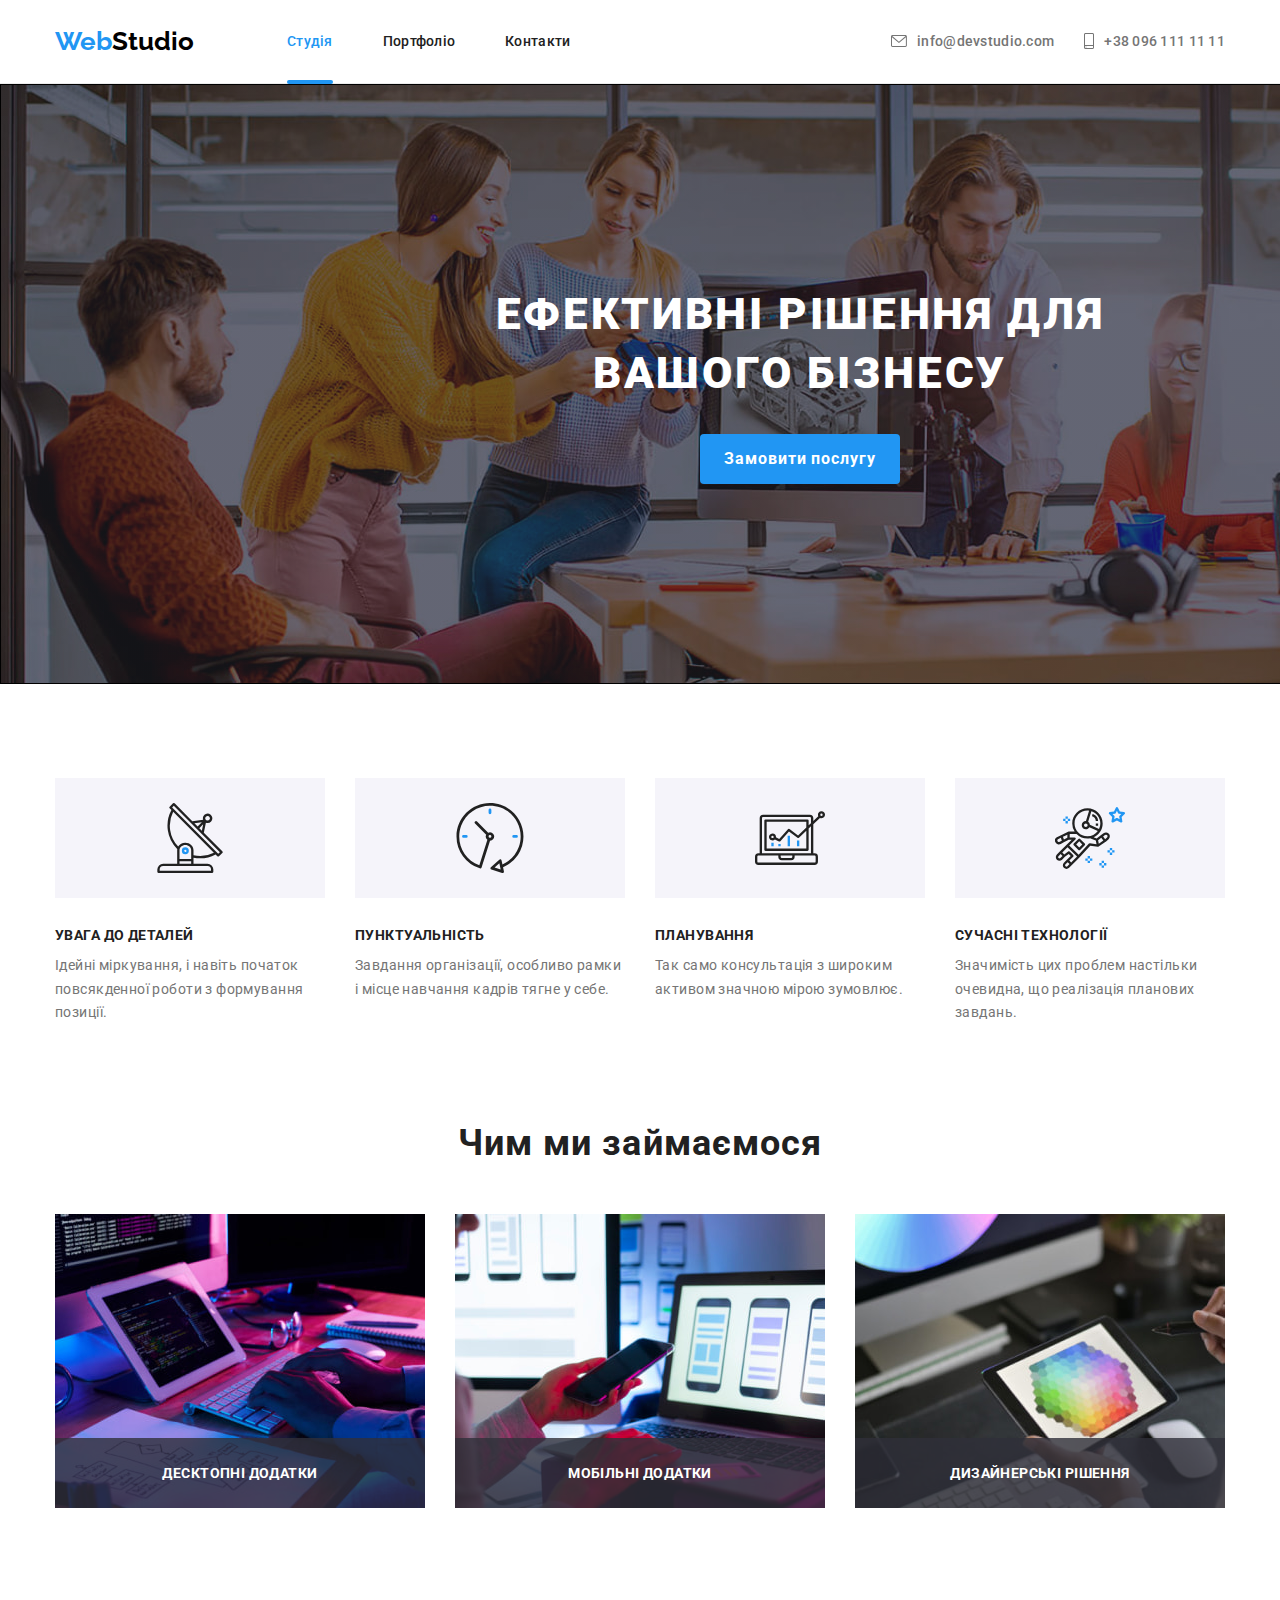
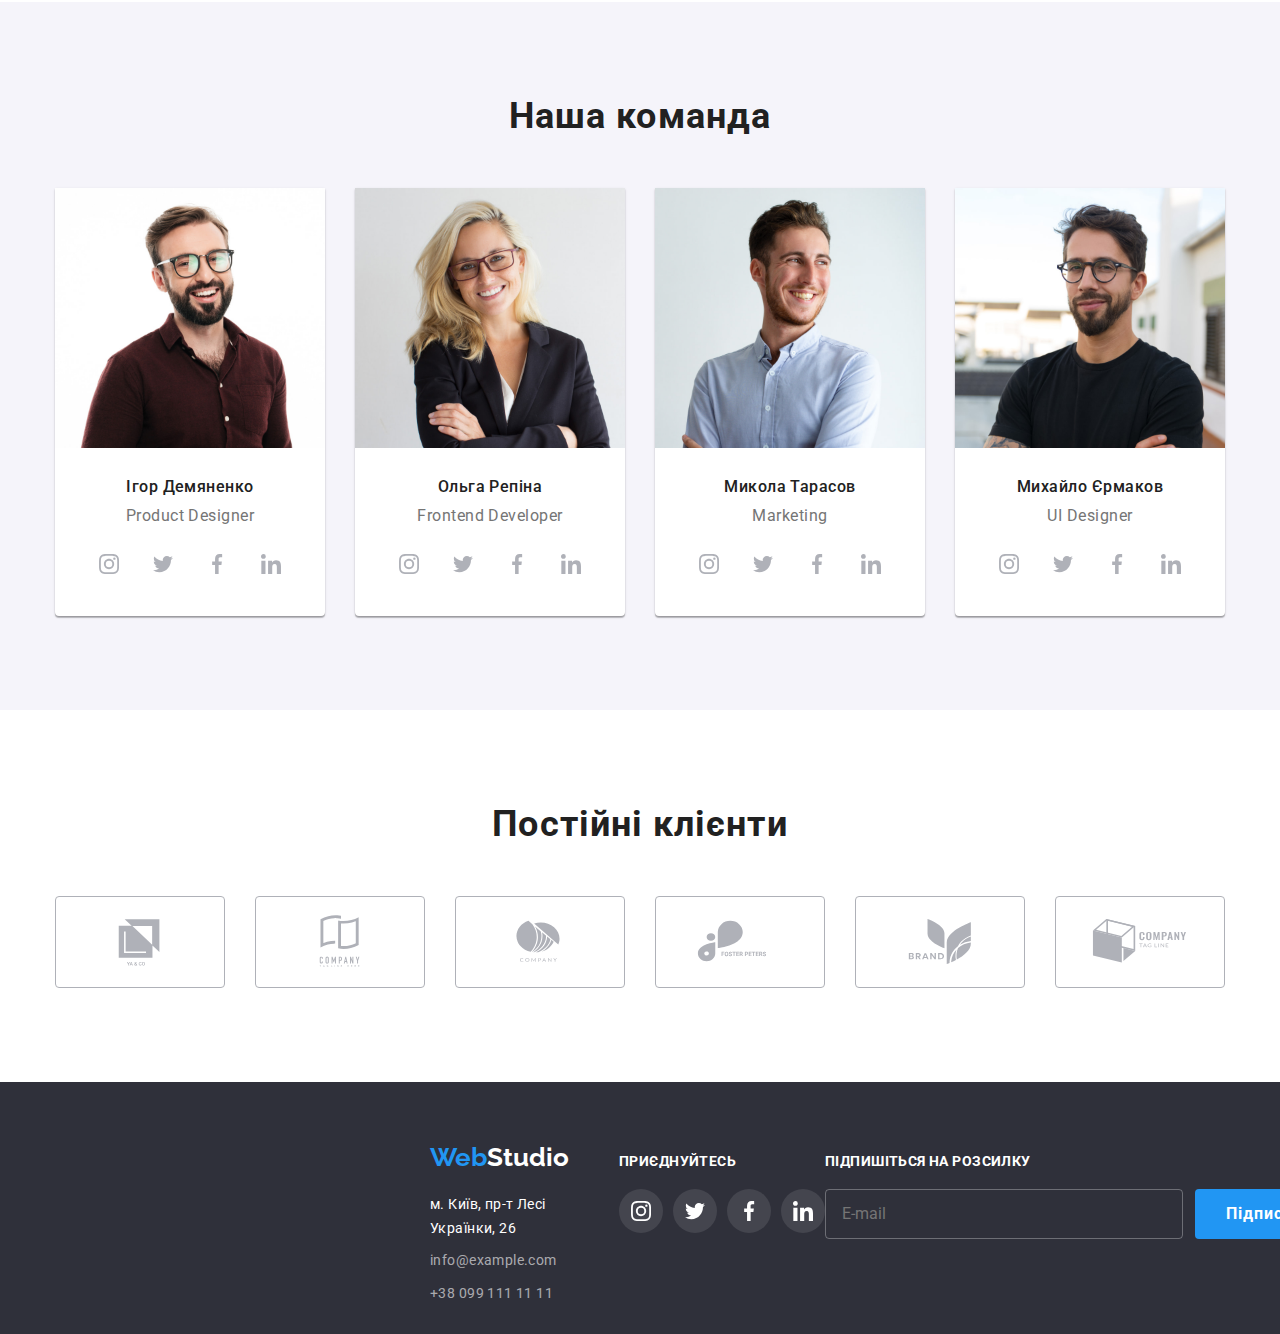
<file: index.html>
<!DOCTYPE html>
<html lang="uk">
  <head>
    <meta charset="UTF-8" />
    <meta http-equiv="X-UA-Compatible" content="IE=edge" />
    <meta name="viewport" content="width=device-width, initial-scale=1.0" />
    <title>WebStudio</title>
    <link rel="preconnect" href="https://fonts.googleapis.com" />
    <link rel="preconnect" href="https://fonts.gstatic.com" crossorigin />
    <link
      href="https://fonts.googleapis.com/css2?family=Raleway:wght@700&family=Roboto:wght@400;500;700;900&display=swap"
      rel="stylesheet"
    />
    <link
      rel="stylesheet"
      href="https://cdnjs.cloudflare.com/ajax/libs/modern-normalize/1.1.0/modern-normalize.min.css"
    />
    <link rel="stylesheet" href="./css/main.min.css" />
  </head>
  <body>
    <!--Header section-->
    <header class="header header__border">
      <div class="header__container">
        <a href="" class="link header__logo">
          <span lang="en" class="logo-accent">Web</span>Studio
        </a>
        <!--Navigation-->
        <nav class="nav">
          <ul class="nav__list list">
            <li class="nav__item">
              <a href="index.html" class="nav__link nav__link--current link">Студія</a>
            </li>
            <li class="nav__item">
              <a href="portfolio.html" class="nav__link link">Портфоліо</a>
            </li>
            <li class="nav__item">
              <a href="" class="nav__link link">Контакти</a>
            </li>
          </ul>
        </nav>
        <ul class="nav__list-contacts list">
          <li class="nav__item-contacts">
            <a href="mailto:info@devstudio.com" class="nav__link-contacts link">
              <svg class="nav__icon" width="16" height="12">
                <use href="./images/icons.svg#mail"></use>
              </svg>
              info@devstudio.com
            </a>
          </li>
          <li class="nav__item-contacts">
            <a href="tel:++380961111111" class="nav__link-contacts link">
              <svg class="nav__icon" width="10" height="16">
                <use href="./images/icons.svg#smartphone"></use>
              </svg>
              +38 096 111 11 11
            </a>
          </li>
        </ul>
      </div>
    </header>
    <main>
      <!-- Main section -->
      <section class="main">
        <div class="main__container">
          <h1 class="main__title">Ефективні рішення для вашого бізнесу</h1>
          <button class="btn main__btn" type="button" data-modal-open>Замовити послугу</button>
        </div>
      </section>
      <!--Features-->
      <section class="features">
        <div class="features__container">
          <h2 class="visually-hidden">Особливості</h2>
          <ul class="features__list list">
            <li class="features__item">
              <div class="features__box">
                <svg class="features__icons" width="70" height="70">
                  <use href="./images/icons.svg#antenna"></use>
                </svg>
              </div>
              <h3 class="features__caption">Увага до деталей</h3>
              <p class="features__txt">
                Ідейні міркування, і навіть початок повсякденної роботи з формування позиції.
              </p>
            </li>
            <li class="features__item">
              <div class="features__box">
                <svg class="features__icons" width="70" height="70">
                  <use href="./images/icons.svg#clock"></use>
                </svg>
              </div>
              <h3 class="features__caption">Пунктуальність</h3>
              <p class="features__txt">
                Завдання організації, особливо рамки і місце навчання кадрів тягне у себе.
              </p>
            </li>
            <li class="features__item">
              <div class="features__box">
                <svg class="features__icons" width="70" height="70">
                  <use href="./images/icons.svg#diagram"></use>
                </svg>
              </div>
              <h3 class="features__caption">Планування</h3>
              <p class="features__txt">
                Так само консультація з широким активом значною мірою зумовлює.
              </p>
            </li>
            <li class="features__item">
              <div class="features__box">
                <svg class="features__icons" width="70" height="70">
                  <use href="./images/icons.svg#astronaut"></use>
                </svg>
              </div>
              <h3 class="features__caption">Сучасні технології</h3>
              <p class="features__txt">
                Значимість цих проблем настільки очевидна, що реалізація планових завдань.
              </p>
            </li>
          </ul>
        </div>
      </section>
      <!--What we do-->
      <section class="skill">
        <div class="skill__container">
          <h2 class="title">Чим ми займаємося</h2>
          <ul class="skill__list list">
            <li class="skill__item">
              <img src="./images/what-we-do/box-1.jpg" alt="пише код" width="370" height="294" />
              <div class="skill__box">
                <h3 class="skill__title">Десктопні додатки</h3>
              </div>
            </li>
            <li class="skill__item">
              <img
                src="./images/what-we-do/box-2.jpg"
                alt="телефон авторизується з компютером"
                width="370"
                height="294"
              />
              <div class="skill__box">
                <h3 class="skill__title">Мобільні додатки</h3>
              </div>
            </li>
            <li class="skill__item">
              <img
                src="./images/what-we-do/box-3.jpg"
                alt="спектр кольорів на ноутбуці"
                width="370"
                height="294"
              />
              <div class="skill__box">
                <h3 class="skill__title">Дизайнерські рішення</h3>
              </div>
            </li>
          </ul>
        </div>
      </section>
      <!--Our team-->
      <section class="team">
        <div class="team__container">
          <h2 class="title">Наша команда</h2>
          <ul class="team__list list">
            <li class="team__card">
              <img
                src="./images/our-team/img(1).jpg"
                alt="чоловік в коричневій сорочці та окулярах"
                width="270"
                height="260"
              />
              <div class="team__desc">
                <h3 class="team__title">Ігор Демяненко</h3>
                <p class="team__txt" lang="en">Product Designer</p>
                <ul class="soclinks list">
                  <li class="item">
                    <a
                      href=""
                      class="soclinks__link link"
                      target="_blank"
                      rel="noopener noreferrer"
                      aria-label="instagram"
                    >
                      <svg class="soclinks__icons" width="20" height="20">
                        <use href="./images/icons.svg#instagram"></use>
                      </svg>
                    </a>
                  </li>
                  <li class="item">
                    <a
                      href=""
                      class="soclinks__link link"
                      target="_blank"
                      rel="noopener noreferrer"
                      aria-label="twitter"
                    >
                      <svg class="soclinks__icons" width="20" height="20">
                        <use href="./images/icons.svg#twitter"></use>
                      </svg>
                    </a>
                  </li>
                  <li class="item">
                    <a
                      href=""
                      class="soclinks__link link"
                      target="_blank"
                      rel="noopener noreferrer"
                      aria-label="facebook"
                    >
                      <svg class="soclinks__icons" width="20" height="20">
                        <use href="./images/icons.svg#facebook"></use>
                      </svg>
                    </a>
                  </li>
                  <li class="item">
                    <a
                      href=""
                      class="soclinks__link link"
                      target="_blank"
                      rel="noopener noreferrer"
                      aria-label="linkedin"
                    >
                      <svg class="soclinks__icons" width="20" height="20">
                        <use href="./images/icons.svg#linkedin"></use>
                      </svg>
                    </a>
                  </li>
                </ul>
              </div>
            </li>
            <li class="team__card">
              <img
                src="./images/our-team/img(2).jpg"
                alt="жінка в окулярах та чорному піджаку"
                width="270"
                height="260"
              />
              <div class="team__desc">
                <h3 class="team__title">Ольга Репіна</h3>
                <p class="team__txt" lang="en">Frontend Developer</p>
                <ul class="soclinks list">
                  <li class="item">
                    <a
                      href=""
                      class="soclinks__link link"
                      target="_blank"
                      rel="noopener noreferrer"
                      aria-label="instagram"
                    >
                      <svg class="soclinks__icons" width="20" height="20">
                        <use href="./images/icons.svg#instagram"></use>
                      </svg>
                    </a>
                  </li>
                  <li class="item">
                    <a
                      href=""
                      class="soclinks__link link"
                      target="_blank"
                      rel="noopener noreferrer"
                      aria-label="twitter"
                    >
                      <svg class="soclinks__icons" width="20" height="20">
                        <use href="./images/icons.svg#twitter"></use>
                      </svg>
                    </a>
                  </li>
                  <li class="item">
                    <a
                      href=""
                      class="soclinks__link link"
                      target="_blank"
                      rel="noopener noreferrer"
                      aria-label="facebook"
                    >
                      <svg class="soclinks__icons" width="20" height="20">
                        <use href="./images/icons.svg#facebook"></use>
                      </svg>
                    </a>
                  </li>
                  <li class="item">
                    <a
                      href=""
                      class="soclinks__link link"
                      target="_blank"
                      rel="noopener noreferrer"
                      aria-label="linkedin"
                    >
                      <svg class="soclinks__icons" width="20" height="20">
                        <use href="./images/icons.svg#linkedin"></use>
                      </svg>
                    </a>
                  </li>
                </ul>
              </div>
            </li>
            <li class="team__card">
              <img
                src="./images/our-team/img(3).jpg"
                alt="чоловік в білій сорочці"
                width="270"
                height="260"
              />
              <div class="team__desc">
                <h3 class="team__title">Микола Тарасов</h3>
                <p class="team__txt" lang="en">Marketing</p>
                <ul class="soclinks list">
                  <li class="item">
                    <a
                      href=""
                      class="soclinks__link link"
                      target="_blank"
                      rel="noopener noreferrer"
                      aria-label="instagram"
                    >
                      <svg class="soclinks__icons" width="20" height="20">
                        <use href="./images/icons.svg#instagram"></use>
                      </svg>
                    </a>
                  </li>
                  <li class="item">
                    <a
                      href=""
                      class="soclinks__link link"
                      target="_blank"
                      rel="noopener noreferrer"
                      aria-label="twitter"
                    >
                      <svg class="soclinks__icons" width="20" height="20">
                        <use href="./images/icons.svg#twitter"></use>
                      </svg>
                    </a>
                  </li>
                  <li class="item">
                    <a
                      href=""
                      class="soclinks__link link"
                      target="_blank"
                      rel="noopener noreferrer"
                      aria-label="facebook"
                    >
                      <svg class="soclinks__icons" width="20" height="20">
                        <use href="./images/icons.svg#facebook"></use>
                      </svg>
                    </a>
                  </li>
                  <li class="item">
                    <a
                      href=""
                      class="soclinks__link link"
                      target="_blank"
                      rel="noopener noreferrer"
                      aria-label="linkedin"
                    >
                      <svg class="soclinks__icons" width="20" height="20">
                        <use href="./images/icons.svg#linkedin"></use>
                      </svg>
                    </a>
                  </li>
                </ul>
              </div>
            </li>
            <li class="team__card">
              <img
                src="./images/our-team/img(4).jpg"
                alt="чоловік в чорній футболці та окулярях"
                width="270"
                height="260"
              />
              <div class="team__desc">
                <h3 class="team__title">Михайло Єрмаков</h3>
                <p class="team__txt" lang="en">UI Designer</p>
                <ul class="soclinks list">
                  <li class="item">
                    <a
                      href=""
                      class="soclinks__link link"
                      target="_blank"
                      rel="noopener noreferrer"
                      aria-label="instagram"
                    >
                      <svg class="soclinks__icons" width="20" height="20">
                        <use href="./images/icons.svg#instagram"></use>
                      </svg>
                    </a>
                  </li>
                  <li class="item">
                    <a
                      href=""
                      class="soclinks__link link"
                      target="_blank"
                      rel="noopener noreferrer"
                      aria-label="twitter"
                    >
                      <svg class="soclinks__icons" width="20" height="20">
                        <use href="./images/icons.svg#twitter"></use>
                      </svg>
                    </a>
                  </li>
                  <li class="item">
                    <a
                      href=""
                      class="soclinks__link link"
                      target="_blank"
                      rel="noopener noreferrer"
                      aria-label="facebook"
                    >
                      <svg class="soclinks__icons" width="20" height="20">
                        <use href="./images/icons.svg#facebook"></use>
                      </svg>
                    </a>
                  </li>
                  <li class="item">
                    <a
                      href=""
                      class="soclinks__link link"
                      target="_blank"
                      rel="noopener noreferrer"
                      aria-label="linkedin"
                    >
                      <svg class="soclinks__icons" width="20" height="20">
                        <use href="./images/icons.svg#linkedin"></use>
                      </svg>
                    </a>
                  </li>
                </ul>
              </div>
            </li>
          </ul>
        </div>
      </section>
      <!--Our clients-->
      <section class="clients">
        <div class="clients__container">
          <h2 class="title">Постійні клієнти</h2>
          <ul class="clients__list list">
            <li class="clients__item">
              <a href="" class="clients__link link">
                <svg class="clients__icons" width="106" height="60">
                  <use href="./images/icons.svg#logo-1"></use>
                </svg>
              </a>
            </li>
            <li class="clients__item">
              <a href="" class="clients__link link">
                <svg class="clients__icons" width="106" height="60">
                  <use href="./images/icons.svg#logo-2"></use>
                </svg>
              </a>
            </li>
            <li class="clients__item">
              <a href="" class="clients__link link">
                <svg class="clients__icons" width="106" height="60">
                  <use href="./images/icons.svg#logo-3"></use>
                </svg>
              </a>
            </li>
            <li class="clients__item">
              <a href="" class="clients__link link">
                <svg class="clients__icons" width="106" height="60">
                  <use href="./images/icons.svg#logo-4"></use>
                </svg>
              </a>
            </li>
            <li class="clients__item">
              <a href="" class="clients__link link">
                <svg class="clients__icons" width="106" height="60">
                  <use href="./images/icons.svg#logo-5"></use>
                </svg>
              </a>
            </li>
            <li class="clients__item">
              <a href="" class="clients__link link">
                <svg class="clients__icons" width="106" height="60">
                  <use href="./images/icons.svg#logo-6"></use>
                </svg>
              </a>
            </li>
          </ul>
        </div>
      </section>
    </main>
    <!--Footer-->
    <footer class="footer">
      <div class="footer__container">
        <div class="footer__contacts">
          <a href="" class="footer__logo link"> <span class="logo-accent">Web</span>Studio</a>
          <address class="footer__address">
            <ul class="list footer__list-address">
              <li class="footer__item">
                <p class="footer__txt">м. Київ, пр-т Лесі Українки, 26</p>
              </li>
              <li class="footer__item">
                <a href="mailto:info@example.com" class="footer__link link">info@example.com</a>
              </li>
              <li class="footer__item">
                <a href="tel:+380991111111" class="footer__link link">+38 099 111 11 11</a>
              </li>
            </ul>
          </address>
        </div>
        <div class="socials">
          <p class="socials__header">приєднуйтесь</p>
          <ul class="socials__list list">
            <li class="socials__item">
              <a href="" class="socials__link link">
                <svg class="socials__icons" width="20" height="20">
                  <use href="./images/icons.svg#instagram"></use>
                </svg>
              </a>
            </li>
            <li class="socials__item">
              <a href="" class="socials__link link">
                <svg class="socials__icons" width="20" height="20">
                  <use href="./images/icons.svg#twitter"></use>
                </svg>
              </a>
            </li>
            <li class="socials__item">
              <a href="" class="socials__link link">
                <svg class="socials__icons" width="20" height="20">
                  <use href="./images/icons.svg#facebook"></use>
                </svg>
              </a>
            </li>
            <li class="socials__item">
              <a href="" class="socials__link link">
                <svg class="socials__icons" width="20" height="20">
                  <use href="./images/icons.svg#linkedin"></use>
                </svg>
              </a>
            </li>
          </ul>
        </div>

        <form class="form-subscribe">
          <p class="form-subscribe__header">Підпишіться на розсилку</p>
          <div class="form-subscribe__wrap">
            <input
              class="form-subscribe__input"
              type="text"
              name="user-email"
              placeholder="E-mail"
              required
            />
            <button class="btn form-subscribe__btn" type="submit">
              <p>Підписатися</p>
              <svg class="form-subscribe__icon" width="24" height="24">
                <use href="./images/icons.svg#send"></use>
              </svg>
            </button>
          </div>
        </form>
      </div>
    </footer>
    <!-- Modal window -->
    <div class="backdrop is-hidden" data-modal>
      <div class="modal is-hidden">
        <button class="modal__btn" data-modal-close>
          <svg class="modal__icon" width="18" height="18">
            <use href="./images/icons.svg#close"></use>
          </svg>
        </button>
        <form class="modal__form">
          <strong class="modal__title">Залиште свої дані, ми вам передзвонимо</strong>
          <div class="modal__group" role="group">
            <label class="modal__wrap">
              <span class="modal__label">Ім'я</span>
              <input class="modal__input" type="text" name="user-name" />
              <svg class="modal__box" width="18" height="18">
                <use href="./images/icons.svg#person"></use>
              </svg>
            </label>
            <label class="modal__wrap">
              <span class="modal__label">Телефон</span>
              <input class="modal__input" type="tel" name="user-tel" />
              <svg class="modal__box" width="18" height="18">
                <use href="./images/icons.svg#phone"></use>
              </svg>
            </label>
            <label class="modal__wrap">
              <span class="modal__label">Пошта</span>
              <input class="modal__input" type="email" name="user-email" />
              <svg class="modal__box" width="18" height="18">
                <use href="./images/icons.svg#email"></use>
              </svg>
            </label>
            <label class="modal__wrap">
              <span class="modal__label">Коментар</span>
              <textarea
                class="modal__message"
                name="comment"
                rows="5"
                placeholder="Введіть текст"
              ></textarea>
            </label>
          </div>

          <label class="modal__agreement">
            <input type="checkbox" class="modal__check" name="agreement-checkbox" />
            <span class="modal__checkbox"></span>
            <span class="modal__text">
              Погоджуюся з розсилкою та приймаю
              <a class="modal__link" href="">Умови договору</a>
            </span>
          </label>

          <button class="modal__button btn" type="submit">Відправити</button>
        </form>
      </div>
    </div>
    <script src="./js/modal.js"></script>
  </body>
</html>
</file>
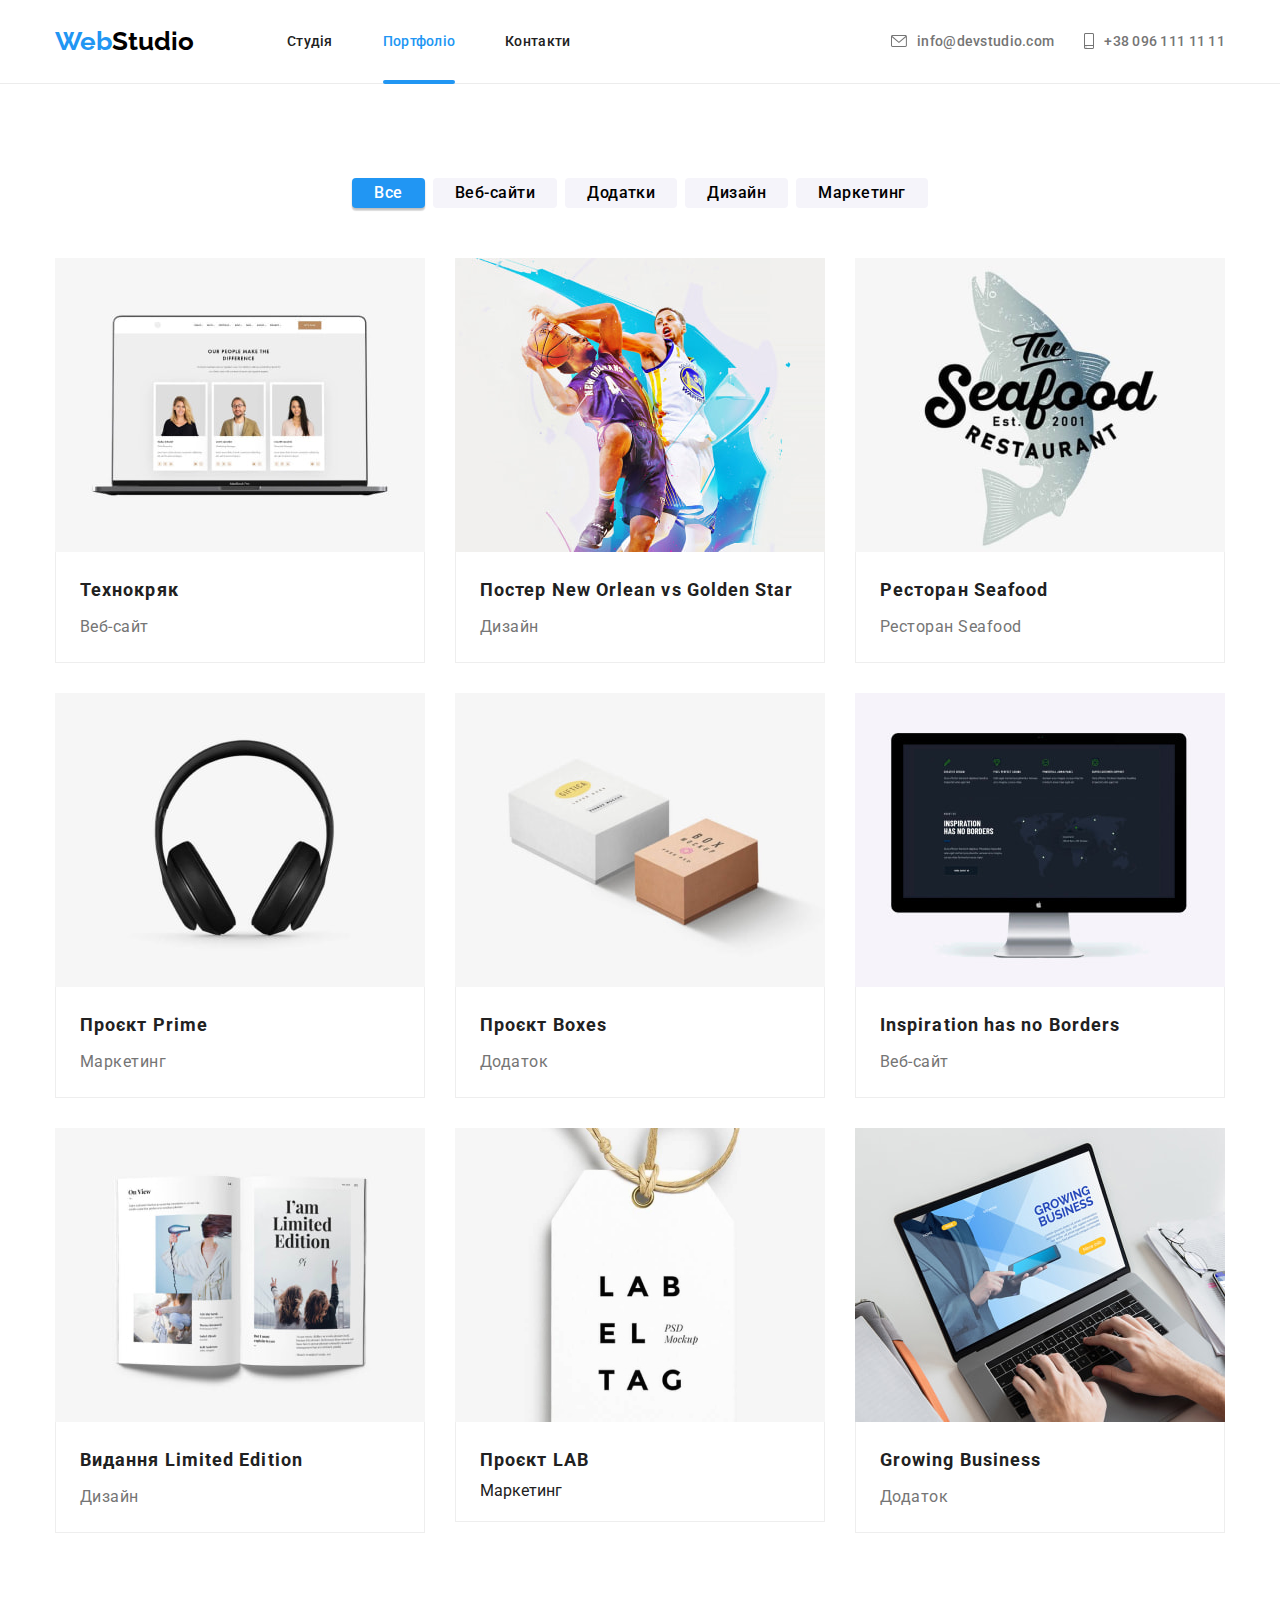
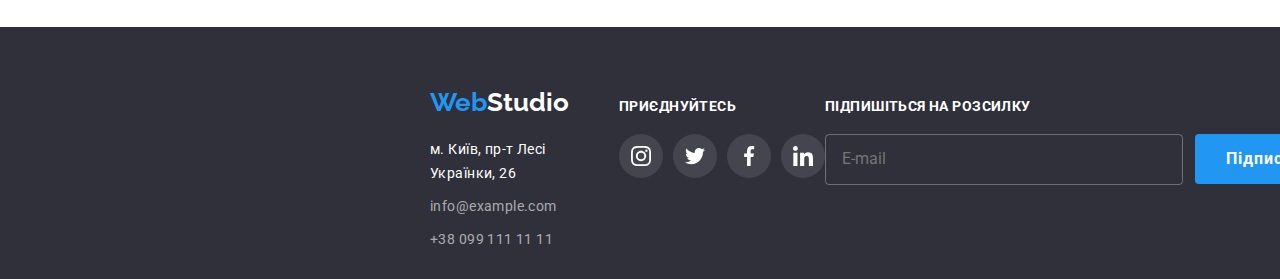
<file: portfolio.html>
<!DOCTYPE html>
<html lang="uk">
  <head>
    <meta charset="UTF-8" />
    <meta http-equiv="X-UA-Compatible" content="IE=edge" />
    <meta name="viewport" content="width=device-width, initial-scale=1.0" />
    <title>WebStudio</title>
    <link rel="preconnect" href="https://fonts.googleapis.com" />
    <link rel="preconnect" href="https://fonts.gstatic.com" crossorigin />
    <link
      href="https://fonts.googleapis.com/css2?family=Raleway:wght@700&family=Roboto:wght@400;500;700;900&display=swap"
      rel="stylesheet"
    />
    <link
      rel="stylesheet"
      href="https://cdnjs.cloudflare.com/ajax/libs/modern-normalize/1.1.0/modern-normalize.min.css"
    />
    <link rel="stylesheet" href="./css/main.min.css" />
  </head>
  <body>
    <!--Header section-->
    <header class="header header__border">
      <div class="header__container">
        <a href="" class="link header__logo">
          <span lang="en" class="logo-accent">Web</span>Studio
        </a>
        <!--Navigation-->
        <nav class="nav">
          <ul class="nav__list list">
            <li class="nav__item">
              <a href="index.html" class="nav__link link">Студія</a>
            </li>
            <li class="nav__item">
              <a href="portfolio.html" class="nav__link nav__link--current link">Портфоліо</a>
            </li>
            <li class="nav__item">
              <a href="" class="nav__link link">Контакти</a>
            </li>
          </ul>
        </nav>
        <ul class="nav__list-contacts list">
          <li class="nav__item-contacts">
            <a href="mailto:info@devstudio.com" class="nav__link-contacts link">
              <svg class="nav__icon" width="16" height="12">
                <use href="./images/icons.svg#mail"></use>
              </svg>
              info@devstudio.com
            </a>
          </li>
          <li class="nav__item-contacts">
            <a href="tel:++380961111111" class="nav__link-contacts link">
              <svg class="nav__icon" width="10" height="16">
                <use href="./images/icons.svg#smartphone"></use>
              </svg>
              +38 096 111 11 11
            </a>
          </li>
        </ul>
      </div>
    </header>
    <main>
      <section>
        <div class="filters container">
          <!--Filters-->
          <ul class="filters__list list">
            <li><button class="filters__btn filters__btn--current" type="button">Все</button></li>
            <li><button class="filters__btn" type="button">Веб-сайти</button></li>
            <li><button class="filters__btn" type="button">Додатки</button></li>
            <li><button class="filters__btn" type="button">Дизайн</button></li>
            <li><button class="filters__btn" type="button">Маркетинг</button></li>
          </ul>
          <!--Projects-->
          <h1 class="visually-hidden">Projects</h1>
          <ul class="projects list">
            <li class="projects__item">
              <a href="" class="projects__link link">
                <div class="projects__card">
                  <img
                    class="projects__img"
                    src="./images/photo_projects/portfolio-img1.jpg"
                    alt="people in the screen"
                    width="370px"
                    height="294"
                  />
                  <div class="projects__card--overlay">
                    <p class="projects__txt">
                      Ресурс пропонує комплексні пропозиції з різним рівнем функціоналу та сервісів.
                      Все це дозволить відвідувачу отримати вичерпні відомості про компанію чи
                      приватну особу.
                    </p>
                  </div>
                </div>
                <div class="projects__desc">
                  <h2 class="projects__heading">Технокряк</h2>
                  <p class="projects__text">Веб-сайт</p>
                </div>
              </a>
            </li>
            <li class="projects__item">
              <a href="" class="projects__link link">
                <div class="projects__card">
                  <img
                    class="projects__img"
                    src="./images/photo_projects/portfolio-img2.jpg"
                    alt="basketball player"
                    width="370px"
                    height="294"
                  />
                  <div class="projects__card--overlay">
                    <p class="projects__txt">
                      Ресурс пропонує комплексні пропозиції з різним рівнем функціоналу та сервісів.
                      Все це дозволить відвідувачу отримати вичерпні відомості про компанію чи
                      приватну особу.
                    </p>
                  </div>
                </div>
                <div class="projects__desc">
                  <h2 class="projects__heading">Постер New Orlean vs Golden Star</h2>
                  <p class="projects__text">Дизайн</p>
                </div>
              </a>
            </li>
            <li class="projects__item">
              <a href="" class="projects__link link">
                <div class="projects__card">
                  <img
                    class="projects__img"
                    src="./images/photo_projects/portfolio-img3.jpg"
                    alt="restaurant logo"
                    width="370px"
                    height="294"
                  />
                  <div class="projects__card--overlay">
                    <p class="projects__txt">
                      Ресурс пропонує комплексні пропозиції з різним рівнем функціоналу та сервісів.
                      Все це дозволить відвідувачу отримати вичерпні відомості про компанію чи
                      приватну особу.
                    </p>
                  </div>
                </div>
                <div class="projects__desc">
                  <h2 class="projects__heading">Ресторан Seafood</h2>
                  <p class="projects__text">Ресторан Seafood</p>
                </div>
              </a>
            </li>
            <li class="projects__item">
              <a href="" class="projects__link link">
                <div class="projects__card">
                  <img
                    class="projects__img"
                    src="./images/photo_projects/portfolio-img4.jpg"
                    alt="headphone"
                    width="370px"
                    height="294"
                  />
                  <div class="projects__card--overlay">
                    <p class="projects__txt">
                      Ресурс пропонує комплексні пропозиції з різним рівнем функціоналу та сервісів.
                      Все це дозволить відвідувачу отримати вичерпні відомості про компанію чи
                      приватну особу.
                    </p>
                  </div>
                </div>
                <div class="projects__desc">
                  <h2 class="projects__heading">Проєкт Prime</h2>
                  <p class="projects__text">Маркетинг</p>
                </div>
              </a>
            </li>
            <li class="projects__item">
              <a href="" class="projects__link link">
                <div class="projects__card">
                  <img
                    class="projects__img"
                    src="./images/photo_projects/portfolio-img5.jpg"
                    alt="boxes"
                    width="370px"
                    height="294"
                  />
                  <div class="projects__card--overlay">
                    <p class="projects__txt">
                      Ресурс пропонує комплексні пропозиції з різним рівнем функціоналу та сервісів.
                      Все це дозволить відвідувачу отримати вичерпні відомості про компанію чи
                      приватну особу.
                    </p>
                  </div>
                </div>
                <div class="projects__desc">
                  <h2 class="projects__heading">Проєкт Boxes</h2>
                  <p class="projects__text">Додаток</p>
                </div>
              </a>
            </li>
            <li class="projects__item">
              <a href="" class="projects__link link">
                <div class="projects__card">
                  <img
                    class="projects__img"
                    src="./images/photo_projects/portfolio-img6.jpg"
                    alt="computer"
                    width="370px"
                    height="294"
                  />
                  <div class="projects__card--overlay">
                    <p class="projects__txt">
                      Ресурс пропонує комплексні пропозиції з різним рівнем функціоналу та сервісів.
                      Все це дозволить відвідувачу отримати вичерпні відомості про компанію чи
                      приватну особу.
                    </p>
                  </div>
                </div>
                <div class="projects__desc">
                  <h2 class="projects__heading">Inspiration has no Borders</h2>
                  <p class="projects__text">Веб-сайт</p>
                </div>
              </a>
            </li>
            <li class="projects__item">
              <a href="" class="projects__link link">
                <div class="projects__card">
                  <img
                    class="projects__img"
                    src="./images/photo_projects/portfolio-img7.jpg"
                    alt="book"
                    width="370px"
                    height="294"
                  />
                  <div class="projects__card--overlay">
                    <p class="projects__txt">
                      Ресурс пропонує комплексні пропозиції з різним рівнем функціоналу та сервісів.
                      Все це дозволить відвідувачу отримати вичерпні відомості про компанію чи
                      приватну особу.
                    </p>
                  </div>
                </div>
                <div class="projects__desc">
                  <h2 class="projects__heading">Видання Limited Edition</h2>
                  <p class="projects__text">Дизайн</p>
                </div>
              </a>
            </li>
            <li class="projects__item">
              <a href="" class="projects__link link">
                <div class="projects__card">
                  <img
                    class="projects__img"
                    src="./images/photo_projects/portfolio-img8.jpg"
                    alt="business card"
                    width="370px"
                    height="294"
                  />
                  <div class="projects__card--overlay">
                    <p class="projects__txt">
                      Ресурс пропонує комплексні пропозиції з різним рівнем функціоналу та сервісів.
                      Все це дозволить відвідувачу отримати вичерпні відомості про компанію чи
                      приватну особу.
                    </p>
                  </div>
                </div>
                <div class="projects__desc">
                  <h2 class="projects__heading">Проєкт LAB</h2>
                  <p class="prolects__text">Маркетинг</p>
                </div>
              </a>
            </li>
            <li class="projects__item">
              <a href="" class="projects__link link">
                <div class="projects__card">
                  <img
                    class="projects__img"
                    src="./images/photo_projects/portfolio-img9.jpg"
                    alt="laptop"
                    width="370px"
                    height="294"
                  />
                  <div class="projects__card--overlay">
                    <p class="projects__txt">
                      Ресурс пропонує комплексні пропозиції з різним рівнем функціоналу та сервісів.
                      Все це дозволить відвідувачу отримати вичерпні відомості про компанію чи
                      приватну особу.
                    </p>
                  </div>
                </div>
                <div class="projects__desc">
                  <h2 class="projects__heading">Growing Business</h2>
                  <p class="projects__text">Додаток</p>
                </div>
              </a>
            </li>
          </ul>
        </div>
      </section>
    </main>
    <!--Footer-->
    <footer class="footer">
      <div class="container footer__container">
        <div class="footer__contacts">
          <a href="" class="footer__logo link"> <span class="logo-accent">Web</span>Studio</a>
          <address class="footer__address">
            <ul class="list footer__list-address">
              <li class="footer__item">
                <p class="footer__txt">м. Київ, пр-т Лесі Українки, 26</p>
              </li>
              <li class="footer__item">
                <a href="mailto:info@example.com" class="footer__link link">info@example.com</a>
              </li>
              <li class="footer__item">
                <a href="tel:+380991111111" class="footer__link link">+38 099 111 11 11</a>
              </li>
            </ul>
          </address>
        </div>
        <div class="socials">
          <p class="socials__header">приєднуйтесь</p>
          <ul class="socials__list list">
            <li class="socials__item">
              <a href="" class="socials__link link">
                <svg class="socials__icons" width="20" height="20">
                  <use href="./images/icons.svg#instagram"></use>
                </svg>
              </a>
            </li>
            <li class="socials__item">
              <a href="" class="socials__link link">
                <svg class="socials__icons" width="20" height="20">
                  <use href="./images/icons.svg#twitter"></use>
                </svg>
              </a>
            </li>
            <li class="socials__item">
              <a href="" class="socials__link link">
                <svg class="socials__icons" width="20" height="20">
                  <use href="./images/icons.svg#facebook"></use>
                </svg>
              </a>
            </li>
            <li class="socials__item">
              <a href="" class="socials__link link">
                <svg class="socials__icons" width="20" height="20">
                  <use href="./images/icons.svg#linkedin"></use>
                </svg>
              </a>
            </li>
          </ul>
        </div>

        <form class="form-subscribe">
          <p class="form-subscribe__header">Підпишіться на розсилку</p>
          <div class="form-subscribe__wrap">
            <input
              class="form-subscribe__input"
              type="text"
              name="user-email"
              placeholder="E-mail"
              required
            />
            <button class="btn form-subscribe__btn" type="submit">
              <p>Підписатися</p>
              <svg class="form-subscribe__icon" width="24" height="24">
                <use href="./images/icons.svg#send"></use>
              </svg>
            </button>
          </div>
        </form>
      </div>
    </footer>
  </body>
</html>
</file>
<file: css/main.min.css>
:root{--secondary-txt-cl: #757575;--accent-txt-cl: #2196F3;--txt-color: #FFFFFF;--animation: 800ms cubic-bezier(0.4, 0, 0.2, 1);--main-txt-cl: #212121;--dark-bg-cl: #2F303A;--light-bg-cl: #FFFFFF}.visually-hidden{position:absolute;width:1px;height:1px;margin:-1px;border:0;padding:0;white-space:nowrap;-webkit-clip-path:inset(100%);clip-path:inset(100%);clip:rect(0 0 0 0);overflow:hidden}.header__container{width:1200px;padding-left:15px;padding-right:15px;margin:0 auto}body{color:var(--main-txt-cl);font-family:"Roboto",sans-serif}.link{text-decoration:none;color:currentColor}.list{list-style:none}ul,h1,h2,h3,h4,h5,h6,p{padding:0;margin:0}img{display:block}.btn{width:200px;height:50px;font-family:Roboto;font-size:16px;font-weight:700;letter-spacing:.06em;color:var(--txt-color);border-radius:4px;background-color:var(--accent-txt-cl);border:none;cursor:pointer;-webkit-transition:background-color var(--animation),-webkit-box-shadow var(--animation);transition:background-color var(--animation),-webkit-box-shadow var(--animation);transition:background-color var(--animation),box-shadow var(--animation);transition:background-color var(--animation),box-shadow var(--animation),-webkit-box-shadow var(--animation)}.btn:hover,.btn:focus{background-color:#188ce8;-webkit-box-shadow:0px 4px rgba(0,0,0,.15);box-shadow:0px 4px rgba(0,0,0,.15)}.title{font-weight:700;font-size:36px;line-height:1.16em;text-align:center;letter-spacing:.03em;margin-bottom:50px}.logo-accent{color:var(--accent-txt-cl)}.soclinks{display:-webkit-box;display:-ms-flexbox;display:flex;-webkit-box-align:center;-ms-flex-align:center;align-items:center;-webkit-box-pack:center;-ms-flex-pack:center;justify-content:center;gap:10px}.soclinks__link{display:-webkit-box;display:-ms-flexbox;display:flex;-webkit-box-align:center;-ms-flex-align:center;align-items:center;-webkit-box-pack:center;-ms-flex-pack:center;justify-content:center;width:44px;height:44px;background-color:var(--light-bg-cl);border-radius:50%;-webkit-transition:background-color var(--animation);transition:background-color var(--animation)}.soclinks__link:hover,.soclinks__link:focus{background-color:var(--accent-txt-cl)}.soclinks__icons{fill:#afb1b8;-webkit-transition:fill var(--animation);transition:fill var(--animation)}.soclinks__link:hover .soclinks__icons,.soclinks__link:focus .soclinks__icons{fill:var(--light-bg-cl)}.socials__header{font-weight:700;line-height:16px;letter-spacing:.03em;text-transform:uppercase;color:var(--light-bg-cl);font-size:14px}.socials__list{display:-webkit-box;display:-ms-flexbox;display:flex;gap:10px;margin-top:20px}.socials__link{display:-webkit-box;display:-ms-flexbox;display:flex;-webkit-box-align:center;-ms-flex-align:center;align-items:center;-webkit-box-pack:center;-ms-flex-pack:center;justify-content:center;width:44px;height:44px;background-color:rgba(255,255,255,.1);border-radius:50%;-webkit-transition:background-color var(--animation);transition:background-color var(--animation)}.socials__link:hover,.socials__link:focus{background-color:var(--accent-txt-cl)}.socials__icons{fill:#fff;width:20px;height:20px}.backdrop{position:fixed;top:0;left:0;z-index:1000;width:100%;height:100%;background-color:rgba(0,0,0,.25);-webkit-transition:opacity var(--animation),visibility var(--animation);transition:opacity var(--animation),visibility var(--animation)}.backdrop.is-hidden{opacity:0;visibility:hidden;pointer-events:none}.modal{position:absolute;top:50%;left:50%;-webkit-transform:translate(-50%, -50%) scale(1) rotate(0);transform:translate(-50%, -50%) scale(1) rotate(0);width:528px;height:581px;padding:40px;background-color:#fff;border-radius:4px;opacity:1;-webkit-transition:opacity 400ms ease-in-out 200ms,-webkit-transform 400ms ease-in-out 200ms;transition:opacity 400ms ease-in-out 200ms,-webkit-transform 400ms ease-in-out 200ms;transition:transform 400ms ease-in-out 200ms,opacity 400ms ease-in-out 200ms;transition:transform 400ms ease-in-out 200ms,opacity 400ms ease-in-out 200ms,-webkit-transform 400ms ease-in-out 200ms;border-bottom:1px solid rgba(0,0,0,.2)}.backdrop.is-hidden .modal{opacity:0;-webkit-transform:translate(-50%, -50%) scale(0.3) rotate(0.5turn);transform:translate(-50%, -50%) scale(0.3) rotate(0.5turn)}.modal__btn{position:absolute;top:10px;right:10px;display:-webkit-box;display:-ms-flexbox;display:flex;-webkit-box-align:center;-ms-flex-align:center;align-items:center;-webkit-box-pack:center;-ms-flex-pack:center;justify-content:center;width:30px;height:30px;padding:0;border-radius:50%;border:1px solid rgba(0,0,0,.1);background-color:rgba(0,0,0,0);cursor:pointer}.modal__icon{width:18px;height:18px;fill:currentColor;-webkit-transition:fill var(--animation);transition:fill var(--animation)}.modal__btn:hover .modal__icon,.modal__btn:focus .modal__icon{fill:var(--accent-txt-cl)}.modal__form{text-align:center}.modal__title{display:block;margin-bottom:12px;font-size:20px;text-align:center;font-weight:700px;line-height:23px;letter-spacing:3%}.modal__group{margin-bottom:20px}.modal__link{color:var(--accent-txt-cl)}.modal__button{display:-webkit-inline-box;display:-ms-inline-flexbox;display:inline-flex;-webkit-box-align:center;-ms-flex-align:center;align-items:center;padding:10px 52px}.modal__text{font-size:14px;-webkit-user-select:none;-moz-user-select:none;-ms-user-select:none;user-select:none;text-underline-position:under;line-height:24px;letter-spacing:.03em;color:var(--secondary-txt-cl)}.modal__wrap{position:relative;display:block;margin-bottom:10px}.modal__wrap:last-child{margin-bottom:20px}.modal__label{display:block;text-align:left;margin-bottom:4px;font-size:12px;line-height:14px;letter-spacing:1%}.modal__input:focus+.modal__label{-webkit-transform:translate(-30px, -30px);transform:translate(-30px, -30px);color:var(--accent-txt-cl)}.modal__input:not(:-moz-placeholder-shown)+.modal__label{transform:translate(-30px, -30px);color:var(--accent-txt-cl)}.modal__input:not(:-ms-input-placeholder)+.modal__label{transform:translate(-30px, -30px);color:var(--accent-txt-cl)}.modal__input:not(:placeholder-shown)+.modal__label{-webkit-transform:translate(-30px, -30px);transform:translate(-30px, -30px);color:var(--accent-txt-cl)}.modal__input{width:100%;padding:10px;padding-left:50px;border-radius:4px;border:1px solid rgba(33,33,33,.2);outline:rgba(0,0,0,0);-webkit-transition:border-color var(--animation);transition:border-color var(--animation)}.modal__input:focus{border-color:var(--accent-txt-cl)}.modal__message{padding:12px 16px;height:112px;resize:none;width:100%;border-radius:4px;border:1px solid rgba(33,33,33,.2);outline:rgba(0,0,0,0);-webkit-transition:border-color var(--animation);transition:border-color var(--animation)}.modal__message:focus{border-color:var(--accent-txt-cl)}.textarea::-webkit-input-placeholder{font-style:normal;font-weight:400;font-size:14px;line-height:14px;letter-spacing:.01em;color:rgba(117,117,117,.5)}.textarea::-moz-placeholder{font-style:normal;font-weight:400;font-size:14px;line-height:14px;letter-spacing:.01em;color:rgba(117,117,117,.5)}.textarea:-ms-input-placeholder{font-style:normal;font-weight:400;font-size:14px;line-height:14px;letter-spacing:.01em;color:rgba(117,117,117,.5)}.textarea::-ms-input-placeholder{font-style:normal;font-weight:400;font-size:14px;line-height:14px;letter-spacing:.01em;color:rgba(117,117,117,.5)}.textarea::placeholder{font-style:normal;font-weight:400;font-size:14px;line-height:14px;letter-spacing:.01em;color:rgba(117,117,117,.5)}.modal__box{position:absolute;bottom:11px;left:15px;-webkit-transition:fill var(--animation);transition:fill var(--animation)}.modal__input:focus~.modal__box{fill:var(--accent-txt-cl)}.modal__input:not(:-moz-placeholder-shown)~.modal__box{fill:var(--accent-txt-cl)}.modal__input:not(:-ms-input-placeholder)~.modal__box{fill:var(--accent-txt-cl)}.modal__input:not(:placeholder-shown)~.modal__box{fill:var(--accent-txt-cl)}.modal__input:not(:focus)~.modal__box{fill:currentColor}.modal__input:-moz-placeholder-shown+.modal__box{border-color:var(--accent-txt-cl)}.modal__input:-ms-input-placeholder+.modal__box{border-color:var(--accent-txt-cl)}.modal__input:placeholder-shown+.modal__box{border-color:var(--accent-txt-cl)}.modal__agreement{position:relative;display:-webkit-box;display:-ms-flexbox;display:flex;-webkit-box-align:center;-ms-flex-align:center;align-items:center;-webkit-box-pack:center;-ms-flex-pack:center;justify-content:center;margin-bottom:30px}.modal__check{position:absolute;width:1px;height:1px;clip:rect(0 0 0 0);overflow:hidden;margin:-1px}.modal__checkbox{width:16px;height:15px;background-image:url(../images/icons/icon-border.svg);background-size:contain;background-origin:border-box;margin-right:8px;-webkit-transition:background-image var(--animation);transition:background-image var(--animation)}.modal__check:checked:focus+.modal__checkbox{background-image:url(../images/icons/icon-check.svg)}.modal__check:focus+.modal__checkbox{border:2px solid var(--accent-txt-cl)}.modal__message:focus+.comment{-webkit-transform:translate(-20px, -30px);transform:translate(-20px, -30px);color:var(--accent-txt-cl)}.modal__message:not(:-moz-placeholder-shown)+.comment{transform:translate(-20px, -30px);color:var(--accent-txt-cl)}.modal__message:not(:-ms-input-placeholder)+.comment{transform:translate(-20px, -30px);color:var(--accent-txt-cl)}.modal__message:not(:placeholder-shown)+.comment{-webkit-transform:translate(-20px, -30px);transform:translate(-20px, -30px);color:var(--accent-txt-cl)}.header{background-color:var(--light-bg-cl)}.header__container{display:-webkit-box;display:-ms-flexbox;display:flex;-webkit-box-align:center;-ms-flex-align:center;align-items:center}.header__logo{margin-right:93px;font-size:26px;line-height:1.19em;font-family:"Raleway";font-weight:700;color:#000}.header__border{border-bottom:1px solid #ececec}.nav{display:-webkit-box;display:-ms-flexbox;display:flex}.nav__list{display:-webkit-box;display:-ms-flexbox;display:flex;margin-left:auto;gap:50px}.nav__link{font-weight:500;line-height:1.33em;letter-spacing:.02em;color:var(--main-txt-cl);-webkit-transition:color var(--animation);transition:color var(--animation);display:block;padding:32px 0;font-size:14px}.nav__link:hover,.nav__link:focus{color:var(--accent-txt-cl)}.nav__link--current{color:var(--accent-txt-cl);position:relative}.nav__link--current::after{content:"";position:absolute;bottom:-1px;left:0;display:block;width:100%;height:4px;border-radius:4px;background-color:var(--accent-txt-cl)}.nav__list-contacts{display:-webkit-box;display:-ms-flexbox;display:flex;margin-left:auto;gap:30px}.nav__item-contacts{-webkit-box-align:center;-ms-flex-align:center;align-items:center;display:-webkit-inline-box;display:-ms-inline-flexbox;display:inline-flex}.nav__link-contacts{font-weight:500;line-height:1.33em;letter-spacing:.02em;color:var(--secondary-txt-cl);display:-webkit-box;display:-ms-flexbox;display:flex;-webkit-box-align:center;-ms-flex-align:center;align-items:center;-webkit-box-pack:center;-ms-flex-pack:center;justify-content:center;-webkit-transition:color var(--animation);transition:color var(--animation);font-size:14px}.nav__link-contacts:hover,.nav__link-contacts:focus{color:var(--accent-txt-cl)}.nav__icon{fill:currentColor;margin-right:10px}.main__container{padding:200px 0;margin-left:auto;margin-right:auto;width:1600px;height:600px;border:1px solid #000;background-image:-webkit-gradient(linear, left top, right top, from(rgba(47, 48, 58, 0.4)), to(rgba(47, 48, 58, 0.4))),url(../images/header/first-section.jpg);background-image:linear-gradient(to right, rgba(47, 48, 58, 0.4), rgba(47, 48, 58, 0.4)),url(../images/header/first-section.jpg);background-repeat:no-repeat;background-position:center;background-color:var(--dark-bg-cl)}.main__title{font-size:44px;font-weight:900;line-height:1.36em;text-align:center;letter-spacing:.06em;text-transform:uppercase;color:var(--txt-color);width:696px;margin:auto;margin-bottom:30px}.main__btn{display:block;padding-top:10px;padding-bottom:10px;margin:0 auto}.features{display:-webkit-box;display:-ms-flexbox;display:flex;-webkit-box-align:center;-ms-flex-align:center;align-items:center;-webkit-box-pack:center;-ms-flex-pack:center;justify-content:center;padding-top:94px;padding-bottom:94px}.features__list{display:-webkit-box;display:-ms-flexbox;display:flex;-ms-flex-wrap:wrap;flex-wrap:wrap;gap:30px}.features__item{width:270px;height:251px}.features__box{display:-webkit-inline-box;display:-ms-inline-flexbox;display:inline-flex;-webkit-box-align:center;-ms-flex-align:center;align-items:center;-webkit-box-pack:center;-ms-flex-pack:center;justify-content:center;margin-bottom:30px;width:270px;height:120px;background-color:#f5f4fa}.features__icons{display:-webkit-box;display:-ms-flexbox;display:flex;-webkit-box-align:center;-ms-flex-align:center;align-items:center;-webkit-box-pack:center;-ms-flex-pack:center;justify-content:center;width:70px;height:70px}.features__caption{font-weight:700;font-size:14px;line-height:1.14em;letter-spacing:.03em;text-transform:uppercase;color:var(--main-txt-cl);margin-bottom:10px}.features__txt{font-size:14px;line-height:1.71em;letter-spacing:.03em;color:var(--secondary-txt-cl)}.skill{padding-top:0;padding-bottom:94px}.skill__list{display:-webkit-box;display:-ms-flexbox;display:flex;-ms-flex-wrap:wrap;flex-wrap:wrap;margin:0 auto;gap:30px;-webkit-box-align:center;-ms-flex-align:center;align-items:center;-webkit-box-pack:center;-ms-flex-pack:center;justify-content:center}.skill__item{position:relative}.skill__box{position:absolute;bottom:0;left:0;padding:27px 10px;width:100%;background-color:rgba(47,48,58,.8)}.skill__title{font-weight:700;font-size:14px;line-height:16px;text-align:center;letter-spacing:.03em;text-transform:uppercase;color:var(--light-bg-cl)}.team{background-color:#f5f4fa;padding-top:94px;padding-bottom:94px;-webkit-box-align:center;-ms-flex-align:center;align-items:center}.team__list{display:-webkit-box;display:-ms-flexbox;display:flex;-webkit-box-align:center;-ms-flex-align:center;align-items:center;-webkit-box-pack:center;-ms-flex-pack:center;justify-content:center;-ms-flex-wrap:wrap;flex-wrap:wrap;gap:30px}.team__card{-webkit-box-shadow:0px 1px 3px rgba(0,0,0,.12),0px 1px 1px rgba(0,0,0,.14),0px 2px 1px rgba(0,0,0,.2);box-shadow:0px 1px 3px rgba(0,0,0,.12),0px 1px 1px rgba(0,0,0,.14),0px 2px 1px rgba(0,0,0,.2);border-radius:0px 0px 4px 4px;background-color:var(--light-bg-cl)}.team__desc{padding:30px 10px}.team__title{font-weight:500;font-size:16px;line-height:1.18em;text-align:center;letter-spacing:.03em;margin-bottom:10px}.team__txt{font-size:16px;line-height:1.18em;text-align:center;letter-spacing:.03em;color:var(--secondary-txt-cl);margin-bottom:16px}.clients{padding-top:94px;padding-bottom:94px}.clients__list{display:-webkit-box;display:-ms-flexbox;display:flex;-webkit-box-align:center;-ms-flex-align:center;align-items:center;-webkit-box-pack:center;-ms-flex-pack:center;justify-content:center;gap:30px}.clients__link{fill:#afb1b8;width:170px;height:92px;border:1px solid #afb1b8;border-radius:4px;background-color:var(--light-bg-cl);-webkit-transition:fill var(--animation),border-color var(--animation);transition:fill var(--animation),border-color var(--animation);display:-webkit-inline-box;display:-ms-inline-flexbox;display:inline-flex;-ms-flex-wrap:wrap;flex-wrap:wrap;-webkit-box-align:center;-ms-flex-align:center;align-items:center;-webkit-box-pack:center;-ms-flex-pack:center;justify-content:center}.clients__link:hover,.clients__link:focus{fill:#2196f3;border-color:#2196f3}.clients__icons{display:-webkit-box;display:-ms-flexbox;display:flex;-webkit-box-align:center;-ms-flex-align:center;align-items:center;-webkit-box-pack:center;-ms-flex-pack:center;justify-content:center;width:106px;height:60px}.footer{background-color:var(--dark-bg-cl)}.footer__container{display:-webkit-box;display:-ms-flexbox;display:flex;-webkit-box-align:baseline;-ms-flex-align:baseline;align-items:baseline;padding:60px 215px;height:252px;margin-left:215px;margin-right:215px}.footer__contacts{margin-right:50px}.footer__logo{display:block;margin-bottom:20px;font-weight:700;font-size:26px;line-height:1.19em;color:var(--txt-color);font-family:"Raleway"}.footer__address{margin:auto}.footer__item:not(:last-child){display:block;margin-bottom:9px}.footer__txt{font-size:14px;line-height:1.71em;letter-spacing:.03em;color:var(--txt-color);font-style:normal}.footer__link{font-size:14px;line-height:1.71em;letter-spacing:.03em;color:rgba(255,255,255,.6);font-style:normal;-webkit-transition:color var(--animation);transition:color var(--animation)}.footer__link:hover,.footer__link:focus{color:var(--txt-color)}.filters{padding-top:94px;padding-bottom:94px}.filters__list{display:-webkit-box;display:-ms-flexbox;display:flex;-webkit-box-pack:center;-ms-flex-pack:center;justify-content:center;gap:8px;margin-bottom:50px}.filters__btn{background-color:#f5f4fa;font-weight:500;font-size:16px;line-height:1.16em;text-align:center;letter-spacing:.03em;cursor:pointer;border:none;padding:6px 22px;border-radius:4px;-webkit-transition:background-color var(--animation),color var(--animation),-webkit-box-shadow var(--animation);transition:background-color var(--animation),color var(--animation),-webkit-box-shadow var(--animation);transition:box-shadow var(--animation),background-color var(--animation),color var(--animation);transition:box-shadow var(--animation),background-color var(--animation),color var(--animation),-webkit-box-shadow var(--animation)}.filters__btn:hover,.filters__btn:focus{-webkit-box-shadow:0px 3px 1px rgba(0,0,0,.1),0px 1px 2px rgba(0,0,0,.08),0px 2px 2px rgba(0,0,0,.12);box-shadow:0px 3px 1px rgba(0,0,0,.1),0px 1px 2px rgba(0,0,0,.08),0px 2px 2px rgba(0,0,0,.12);background-color:var(--accent-txt-cl);color:var(--txt-color)}.filters__btn--current{background-color:var(--accent-txt-cl);color:var(--txt-color);-webkit-box-shadow:0px 3px 1px rgba(0,0,0,.1),0px 1px 2px rgba(0,0,0,.08),0px 2px 2px rgba(0,0,0,.12);box-shadow:0px 3px 1px rgba(0,0,0,.1),0px 1px 2px rgba(0,0,0,.08),0px 2px 2px rgba(0,0,0,.12)}.projects{display:-webkit-box;display:-ms-flexbox;display:flex;margin:0 auto;-ms-flex-wrap:wrap;flex-wrap:wrap;gap:30px;width:1170px}.projects__item{width:370px}.projects__link{-webkit-transition:-webkit-box-shadow var(--animation);transition:-webkit-box-shadow var(--animation);transition:box-shadow var(--animation);transition:box-shadow var(--animation), -webkit-box-shadow var(--animation)}.projects__link:hover,.projects__link:focus{display:block;-webkit-box-shadow:0px 1px 1px rgba(0,0,0,.12),0px 4px 4px rgba(0,0,0,.06),1px 4px 6px rgba(0,0,0,.16);box-shadow:0px 1px 1px rgba(0,0,0,.12),0px 4px 4px rgba(0,0,0,.06),1px 4px 6px rgba(0,0,0,.16)}.projects__card{position:relative;overflow:hidden}.projects__card--overlay{position:absolute;top:0;left:0;-webkit-transform:translateY(294px);transform:translateY(294px);padding:63px 24px;width:370px;height:294px;background-color:rgba(33,150,243,.9);-webkit-backdrop-filter:blur(1px);backdrop-filter:blur(1px);-webkit-transition:-webkit-transform var(--animation);transition:-webkit-transform var(--animation);transition:transform var(--animation);transition:transform var(--animation), -webkit-transform var(--animation)}.projects__link:hover .projects__card--overlay{-webkit-transform:translateY(0);transform:translateY(0)}.projects__txt{font-size:18px;line-height:28px;text-align:left;letter-spacing:.03em;color:var(--txt-color)}.projects__desc{padding:20px 24px;border:1px solid #eee;border-top:none}.projects__heading{font-weight:700;font-size:18px;line-height:2em;letter-spacing:.06em;margin-bottom:4px}.projects__text{font-size:16px;line-height:1.875em;letter-spacing:.03em;color:var(--secondary-txt-cl)}.form-subscribe{display:-webkit-box;display:-ms-flexbox;display:flex;-webkit-box-orient:vertical;-webkit-box-direction:normal;-ms-flex-direction:column;flex-direction:column;margin-left:auto}.form-subscribe__header{font-weight:700;letter-spacing:.03em;text-transform:uppercase;color:var(--light-bg-cl);font-size:14px;line-height:16px}.form-subscribe__wrap{display:-webkit-box;display:-ms-flexbox;display:flex;-webkit-box-align:center;-ms-flex-align:center;align-items:center;-webkit-box-pack:center;-ms-flex-pack:center;justify-content:center;margin-top:20px}.form-subscribe__input{width:358px;border-radius:4px;padding:15px 16px;background-color:rgba(0,0,0,0);color:var(--txt-color);-webkit-box-shadow:0px,4px rgba(0,0,0,.15);box-shadow:0px,4px rgba(0,0,0,.15);border:1px solid rgba(255,255,255,.3)}.form-subscribe__btn{display:-webkit-box;display:-ms-flexbox;display:flex;-webkit-box-pack:center;-ms-flex-pack:center;justify-content:center;-webkit-box-align:center;-ms-flex-align:center;align-items:center;padding:10px 28px;margin-left:12px}.form-subscribe__icon{margin-left:10px;width:24px;height:24px;fill:var(--light-bg-cl)}/*# sourceMappingURL=main.min.css.map */
</file>
